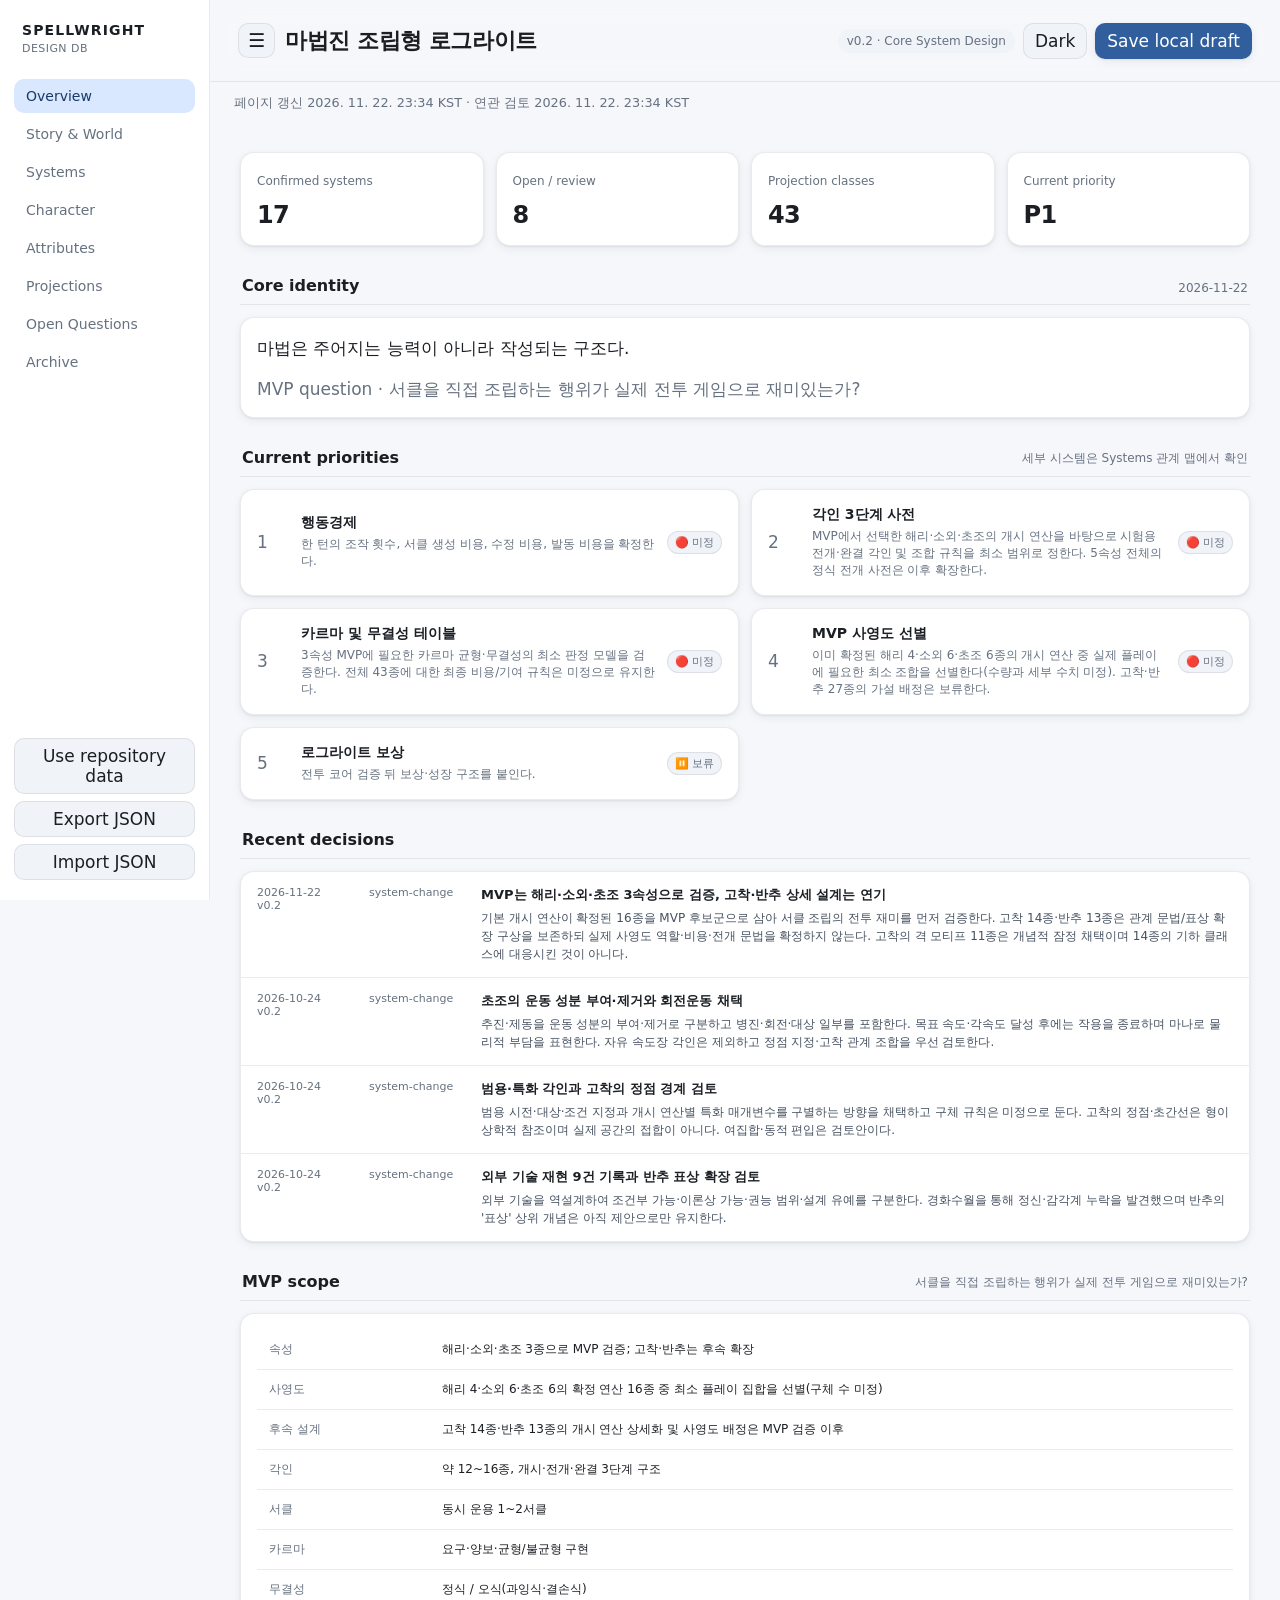
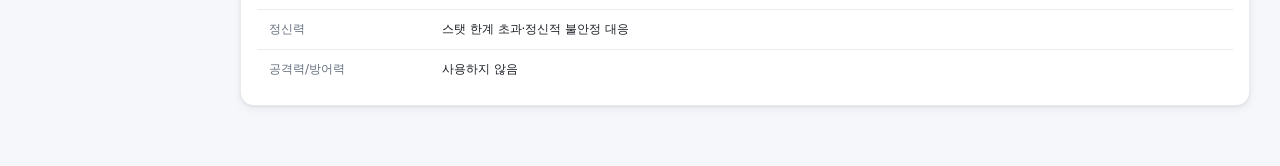
<file: docs/index.html>
<!doctype html>
<html lang="ko" data-theme="dark">
<head>
  <meta charset="UTF-8" />
  <meta name="viewport" content="width=device-width, initial-scale=1.0" />
  <meta name="description" content="Spellwright 로그라이트 프로젝트의 Live Design Dashboard" />
  <title>Spellwright — Design Dashboard</title>
  <link rel="canonical" href="https://hix4123.github.io/spellwright/" />
  <script>
    (() => {
      const saved = localStorage.getItem('spellwright-theme');
      const preferred = window.matchMedia('(prefers-color-scheme: light)').matches ? 'light' : 'dark';
      document.documentElement.setAttribute('data-theme', saved || preferred);

      const sidebarState = localStorage.getItem('spellwright-sidebar');
      document.documentElement.setAttribute('data-sidebar', sidebarState === 'collapsed' ? 'collapsed' : 'expanded');
    })();
  </script>
  <link rel="stylesheet" href="./styles.css?v=freshness-20261029-1" />
  <link rel="stylesheet" href="./projection-selector.css?v=audit-20261019-1" />
  <link rel="stylesheet" href="./projection-features.css?v=projection-tags-20260915-1" />
  <link rel="stylesheet" href="./projection-periodic-table.css?v=periodic-grouping-20261020-1" />
  <link rel="stylesheet" href="./projection-feature-guides.css?v=global-easing-20260930-1" />
  <link rel="stylesheet" href="./graph-layout.css?v=audit-20261019-1" />
  <style>
    html[data-sidebar="collapsed"] .app-shell {
      grid-template-columns: minmax(0, 1fr);
    }
    html[data-sidebar="collapsed"] .sidebar {
      display: none;
    }
    .topbar-heading {
      min-width: 0;
      display: flex;
      align-items: center;
      gap: 10px;
    }
    #sidebarToggle {
      flex: 0 0 auto;
      min-width: 34px;
      padding-inline: 9px;
      font-size: 18px;
      line-height: 1;
    }
    @media (max-width: 900px) {
      html[data-sidebar="collapsed"] .app-shell {
        grid-template-columns: 1fr;
      }
      #sidebarToggle {
        min-width: 44px;
        min-height: 44px;
      }
    }
  </style>
  <link rel="stylesheet" href="./typography-scale.css?v=audit-20261019-1" />
</head>
<body>
  <div class="app-shell">
    <aside class="sidebar" id="sidebar">
      <div class="brand">
        <strong>SPELLWRIGHT</strong>
        <span>DESIGN DB</span>
      </div>
      <nav id="nav"></nav>
      <div class="sidebar-footer">
        <button class="ghost" id="exportBtn">Export JSON</button>
        <label class="ghost file-label">Import JSON<input id="importInput" type="file" accept="application/json" /></label>
      </div>
    </aside>

    <main>
      <header class="topbar">
        <div class="topbar-heading">
          <button class="ghost" id="sidebarToggle" type="button" aria-controls="sidebar" aria-expanded="true" aria-label="사이드바 닫기" title="사이드바 닫기">☰</button>
          <h1 id="projectName"></h1>
        </div>
        <div class="topbar-actions">
          <span class="version-pill" id="version"></span>
          <button class="ghost" id="themeToggle" type="button">Theme</button>
          <button id="saveBtn">Save local draft</button>
        </div>
      </header>

      <div id="pageFreshness" aria-live="polite"></div>
      <section id="view"></section>
    </main>
  </div>

  <dialog id="editorDialog">
    <form method="dialog" id="editorForm">
      <div class="dialog-head">
        <div>
          <span class="detail-kicker">SYSTEM DETAILS</span>
          <h2 id="editorTitle"></h2>
        </div>
        <button class="icon-btn" value="cancel" aria-label="닫기">×</button>
      </div>

      <input type="hidden" id="editId" />

      <div class="editor-meta-grid">
        <label>상태<select id="editStatus"></select></label>
        <label>카테고리<input id="editCategory" /></label>
      </div>

      <label>미리보기 설명<textarea id="editDefinition" rows="3"></textarea></label>
      <label>상세 설명<textarea id="editDetails" rows="10"></textarea></label>

      <div id="editorExtra" class="editor-extra"></div>

      <label>마지막 변경 버전<input id="editVersion" /></label>

      <div class="dialog-actions">
        <button class="ghost" value="cancel">Cancel</button>
        <button type="submit" value="default" id="applyEdit">Apply</button>
      </div>
    </form>
  </dialog>

  <script type="module" src="./app.js?v=freshness-20261029-1"></script>
  <script type="module" src="./stat-tree-ui.js?v=ui-20260831-2"></script>
  <script>
    (() => {
      const button = document.getElementById('themeToggle');
      const getTheme = () => document.documentElement.getAttribute('data-theme') || 'dark';
      const updateLabel = () => {
        button.textContent = getTheme() === 'light' ? 'Dark' : 'Light';
      };
      button.addEventListener('click', () => {
        const next = getTheme() === 'light' ? 'dark' : 'light';
        document.documentElement.setAttribute('data-theme', next);
        localStorage.setItem('spellwright-theme', next);
        updateLabel();
      });
      updateLabel();
    })();

    (() => {
      const button = document.getElementById('sidebarToggle');
      const root = document.documentElement;
      const isCollapsed = () => root.getAttribute('data-sidebar') === 'collapsed';
      const updateButton = () => {
        const expanded = !isCollapsed();
        const label = expanded ? '사이드바 닫기' : '사이드바 열기';
        button.setAttribute('aria-expanded', String(expanded));
        button.setAttribute('aria-label', label);
        button.title = label;
      };

      button.addEventListener('click', () => {
        const next = isCollapsed() ? 'expanded' : 'collapsed';
        root.setAttribute('data-sidebar', next);
        localStorage.setItem('spellwright-sidebar', next);
        updateButton();
      });

      updateButton();
    })();
  </script>
</body>
</html>
</file>
<file: docs/styles.css>
:root {
  font-family: Inter, ui-sans-serif, system-ui, -apple-system, BlinkMacSystemFont, "Segoe UI", sans-serif;
  color-scheme: dark;
  --bg: #0f1115;
  --surface: #15181e;
  --surface-2: #1b1f26;
  --surface-3: #222730;
  --line: rgba(255, 255, 255, .08);
  --line-strong: rgba(255, 255, 255, .18);
  --muted: #929ba7;
  --text: #f1f3f5;
  --secondary: #c7cdd5;
  --primary: #a8c7fa;
  --on-primary: #0b2545;
  --primary-container: #243b5c;
  --on-primary-container: #d8e7ff;
  --hover: rgba(255, 255, 255, .055);
  --backdrop: rgba(0, 0, 0, .7);
  --shadow-1: 0 1px 2px rgba(0, 0, 0, .34), 0 2px 8px rgba(0, 0, 0, .16);
  --shadow-2: 0 4px 12px rgba(0, 0, 0, .28), 0 12px 32px rgba(0, 0, 0, .18);
}

:root[data-theme="light"] {
  color-scheme: light;
  --bg: #f6f7fb;
  --surface: #ffffff;
  --surface-2: #f0f3f8;
  --surface-3: #e8edf4;
  --line: rgba(24, 32, 44, .09);
  --line-strong: rgba(24, 32, 44, .2);
  --muted: #667180;
  --text: #1b1f24;
  --secondary: #465160;
  --primary: #315f9d;
  --on-primary: #ffffff;
  --primary-container: #d9e7ff;
  --on-primary-container: #183a67;
  --hover: rgba(35, 56, 82, .055);
  --backdrop: rgba(20, 27, 38, .32);
  --shadow-1: 0 1px 2px rgba(30, 41, 59, .08), 0 3px 10px rgba(30, 41, 59, .06);
  --shadow-2: 0 6px 18px rgba(30, 41, 59, .12), 0 18px 40px rgba(30, 41, 59, .08);
}

* { box-sizing: border-box; }
html { background: var(--bg); }
html { -webkit-text-size-adjust: 100%; }
body {
  margin: 0;
  min-height: 100vh;
  background: var(--bg);
  color: var(--text);
  -webkit-font-smoothing: antialiased;
}
button, input, textarea, select { font: inherit; }
button { cursor: pointer; }
h1, h2, h3, p { margin-top: 0; }

.app-shell {
  display: grid;
  grid-template-columns: 210px minmax(0, 1fr);
  min-height: 100vh;
}

.sidebar {
  position: sticky;
  top: 0;
  height: 100vh;
  padding: 20px 14px;
  border-right: 1px solid var(--line);
  display: flex;
  flex-direction: column;
  background: var(--surface);
}

.brand { margin: 2px 8px 24px; }
.brand strong {
  display: block;
  font-size: 13px;
  font-weight: 700;
  letter-spacing: .08em;
}
.brand span {
  display: block;
  margin-top: 4px;
  font-size: 10px;
  color: var(--muted);
  letter-spacing: .04em;
}

nav { display: grid; gap: 4px; }
.nav-btn {
  display: block;
  width: 100%;
  padding: 9px 12px;
  border: 0;
  border-radius: 10px;
  background: transparent;
  color: var(--muted);
  text-align: left;
  text-decoration: none;
  font-size: 13px;
  font-weight: 500;
  transition: background .14s ease, color .14s ease;
}
.nav-btn:hover {
  background: var(--hover);
  color: var(--text);
}
.nav-btn.active {
  background: var(--primary-container);
  color: var(--on-primary-container);
}

.sidebar-footer {
  margin-top: auto;
  display: grid;
  gap: 7px;
}
.file-label { display: block; text-align: center; }
.file-label input { display: none; }

main { min-width: 0; }
.topbar {
  min-height: 82px;
  padding: 18px 28px;
  border-bottom: 1px solid var(--line);
  display: flex;
  align-items: center;
  justify-content: space-between;
  gap: 20px;
  background: color-mix(in srgb, var(--bg) 88%, transparent);
  backdrop-filter: blur(14px);
}
.topbar h1 {
  margin: 0;
  font-size: 21px;
  font-weight: 650;
  letter-spacing: -.02em;
}
.topbar-actions { display: flex; align-items: center; gap: 8px; }
.version-pill {
  padding: 5px 9px;
  border-radius: 999px;
  background: var(--surface-2);
  color: var(--muted);
  font-size: 11px;
}

button, .ghost, .file-label {
  min-height: 34px;
  padding: 7px 11px;
  border: 1px solid var(--line);
  border-radius: 10px;
  background: var(--surface-2);
  color: var(--text);
  font-weight: 500;
  transition: background .14s ease, border-color .14s ease, box-shadow .14s ease, transform .14s ease;
}
button:hover, .ghost:hover, .file-label:hover {
  border-color: var(--line-strong);
  background: var(--surface-3);
}
button:active, .ghost:active, .file-label:active { transform: translateY(1px); }
#saveBtn {
  border-color: transparent;
  background: var(--primary);
  color: var(--on-primary);
  box-shadow: var(--shadow-1);
}
#saveBtn:hover { background: color-mix(in srgb, var(--primary) 90%, white 10%); }

#view { padding: 28px 30px 60px; }
.grid { display: grid; gap: 12px; }
.grid.cols-4 { grid-template-columns: repeat(4, minmax(0, 1fr)); }
.grid.cols-3 { grid-template-columns: repeat(3, minmax(0, 1fr)); }
.grid.cols-2 { grid-template-columns: repeat(2, minmax(0, 1fr)); }

.card {
  padding: 16px;
  border: 1px solid var(--line);
  border-radius: 14px;
  background: var(--surface);
  box-shadow: var(--shadow-1);
}
.metric { min-height: 90px; }
.metric span { font-size: 11px; color: var(--muted); }
.metric strong {
  display: block;
  margin-top: 12px;
  font-size: 23px;
  font-weight: 600;
  letter-spacing: -.025em;
}

.section-head {
  display: flex;
  align-items: end;
  justify-content: space-between;
  gap: 16px;
  margin: 30px 0 12px;
  padding: 0 2px 9px;
  border-bottom: 1px solid var(--line);
}
.section-head h2 { margin: 0; font-size: 15px; font-weight: 650; }
.section-head p { margin: 0; font-size: 11px; color: var(--muted); }
.core-statement { margin: 0; font-size: 16px; line-height: 1.65; }
.muted { color: var(--muted); }
.world-act-grid, .world-pair-grid { display: grid; gap: 12px; }
.world-act-grid { grid-template-columns: repeat(2, minmax(0, 1fr)); margin-top: 12px; }
.world-pair-grid { grid-template-columns: repeat(3, minmax(0, 1fr)); }
.world-kicker { display: block; color: var(--muted); font-size: 11px; margin-bottom: 8px; }
.world-principle p { margin: 0; font-size: 13px; line-height: 1.8; }
.world-principle h3 { font-size: 15px; margin-bottom: 10px; }
.world-pair-diagram { display: block; width: 100%; height: auto; margin-top: 22px; color: var(--primary); fill: none; stroke: currentColor; stroke-width: 2; }
.world-point { fill: currentColor; }
.world-diagram-arrow { color: var(--muted); }
.world-diagram-label { margin: 0 0 16px; text-align: center; font-size: 12px; color: var(--muted); }
@media (max-width: 1050px) {
  .world-pair-grid { grid-template-columns: 1fr; }
  .world-pair-diagram { max-width: 360px; margin-inline: auto; }
}
@media (max-width: 600px) { .world-act-grid { grid-template-columns: 1fr; } }
.attribute-background { display: grid; gap: 12px; }
.attribute-background p { margin: 0; color: var(--secondary); font-size: 12px; line-height: 1.7; }
.attribute-background .core-statement { color: var(--text); font-size: 16px; }
.toolbar { display: flex; gap: 8px; flex-wrap: wrap; margin-bottom: 12px; }
.toolbar input, .toolbar select,
#editorForm input, #editorForm textarea, #editorForm select {
  min-width: 180px;
  padding: 9px 11px;
  border: 1px solid var(--line);
  border-radius: 10px;
  background: var(--surface-2);
  color: var(--text);
  outline: none;
  transition: border-color .14s ease, box-shadow .14s ease, background .14s ease;
}
.toolbar input:focus, .toolbar select:focus,
#editorForm input:focus, #editorForm textarea:focus, #editorForm select:focus {
  border-color: color-mix(in srgb, var(--primary) 70%, var(--line));
  background: var(--surface);
  box-shadow: 0 0 0 3px color-mix(in srgb, var(--primary) 16%, transparent);
}

.system-grid {
  display: grid;
  grid-template-columns: repeat(auto-fill, minmax(260px, 1fr));
  gap: 10px;
}
.system-card[data-id] {
  cursor: pointer;
  transition: border-color .14s ease, box-shadow .14s ease, transform .14s ease;
}
.system-card[data-id]:hover {
  border-color: var(--line-strong);
  box-shadow: var(--shadow-2);
  transform: translateY(-1px);
}
.system-card h3 { margin: 12px 0 7px; font-size: 14px; font-weight: 650; }
.system-card p { margin-bottom: 12px; font-size: 12px; line-height: 1.6; color: var(--secondary); }
.meta { display: flex; flex-wrap: wrap; gap: 7px; color: var(--muted); font-size: 10px; }

.status {
  display: inline-flex;
  align-items: center;
  min-height: 22px;
  padding: 3px 7px;
  border: 1px solid var(--line);
  border-radius: 999px;
  background: var(--surface-2);
  color: var(--muted);
  font-size: 10px;
}
.status.rejected { text-decoration: line-through; }

.priority {
  display: grid;
  grid-template-columns: 34px 1fr auto;
  gap: 10px;
  align-items: center;
}
.rank { font-size: 16px; color: var(--muted); }
.priority h3 { margin: 0; font-size: 13px; }
.priority p { margin: 4px 0 0; font-size: 11px; color: var(--muted); }

.timeline {
  display: grid;
  gap: 0;
  padding: 0;
  overflow: hidden;
}
.decision {
  display: grid;
  grid-template-columns: 100px 100px 1fr;
  gap: 12px;
  padding: 14px 16px;
  border-bottom: 1px solid var(--line);
  align-items: start;
}
.decision:last-child { border-bottom: 0; }
.decision .date, .decision .type { font-size: 10px; color: var(--muted); }
.decision h3 { margin: 0 0 5px; font-size: 12px; font-weight: 650; }
.decision p { margin: 0; color: var(--secondary); font-size: 11px; line-height: 1.5; }

.table { width: 100%; border-collapse: collapse; }
.table th, .table td {
  padding: 11px 12px;
  border-bottom: 1px solid var(--line);
  text-align: left;
  font-size: 11px;
}
.table th { color: var(--muted); font-weight: 500; }
.table tr:last-child th, .table tr:last-child td { border-bottom: 0; }

.question-list {
  overflow: hidden;
  border: 1px solid var(--line);
  border-radius: 14px;
  background: var(--surface);
  box-shadow: var(--shadow-1);
}
.question {
  padding: 11px 14px;
  border-bottom: 1px solid var(--line);
  background: transparent;
  font-size: 12px;
}
.question:last-child { border-bottom: 0; }

dialog {
  width: min(720px, calc(100vw - 28px));
  max-height: calc(100vh - 28px);
  padding: 0;
  border: 1px solid var(--line);
  border-radius: 20px;
  background: var(--surface);
  color: var(--text);
  box-shadow: var(--shadow-2);
  overflow: hidden;
}
dialog::backdrop { background: var(--backdrop); backdrop-filter: blur(3px); }
#editorForm { padding: 20px; }
.dialog-head {
  display: flex;
  justify-content: space-between;
  gap: 20px;
  padding-bottom: 15px;
  border-bottom: 1px solid var(--line);
}
.dialog-head h2 { margin: 4px 0 0; font-size: 19px; letter-spacing: -.02em; }
.detail-kicker {
  display: block;
  color: var(--muted);
  font-size: 9px;
  font-weight: 650;
  letter-spacing: .12em;
}
.icon-btn {
  min-width: 34px;
  padding: 0;
  border: 0;
  border-radius: 999px;
  background: transparent;
  font-size: 20px;
  color: var(--muted);
}
.icon-btn:hover { background: var(--hover); }
#editorForm label {
  display: grid;
  gap: 6px;
  margin: 12px 0;
  font-size: 11px;
  color: var(--muted);
}
#editorForm input, #editorForm textarea, #editorForm select {
  width: 100%;
  min-width: 0;
  resize: vertical;
}
.editor-meta-grid {
  display: grid;
  grid-template-columns: 1fr 1fr;
  gap: 10px;
}
.editor-extra {
  margin: 16px 0;
  border-top: 1px solid var(--line);
}
.detail-block {
  padding: 13px 0;
  border-bottom: 1px solid var(--line);
}
.detail-block h3 {
  margin: 0 0 10px;
  font-size: 11px;
  font-weight: 650;
}
.detail-row {
  display: grid;
  grid-template-columns: 100px 1fr;
  gap: 12px;
  padding: 5px 0;
  font-size: 11px;
}
.detail-row span { color: var(--muted); }
.detail-row strong { font-weight: 450; }
.detail-sense {
  padding: 9px 0;
  border-top: 1px solid var(--line);
}
.detail-sense:first-of-type { border-top: 0; }
.detail-sense strong {
  display: block;
  font-size: 11px;
  font-weight: 650;
}
.detail-sense p {
  margin: 4px 0 0;
  color: var(--secondary);
  font-size: 11px;
  line-height: 1.55;
}
.dialog-actions { display: flex; justify-content: flex-end; gap: 8px; margin-top: 18px; }

.toast {
  position: fixed;
  right: 18px;
  bottom: 18px;
  padding: 10px 13px;
  border: 1px solid var(--line);
  border-radius: 12px;
  background: var(--surface-3);
  color: var(--text);
  box-shadow: var(--shadow-2);
  font-size: 11px;
}

@media (max-width: 900px) {
  .app-shell { grid-template-columns: 1fr; }
  .sidebar {
    position: relative;
    height: auto;
    padding: 12px;
    border-right: 0;
    border-bottom: 1px solid var(--line);
  }
  .brand { margin: 0 0 10px; }
  nav {
    display: flex;
    gap: 6px;
    margin: 0 -12px;
    padding: 0 12px 8px;
    overflow-x: auto;
    scrollbar-width: none;
  }
  nav::-webkit-scrollbar,
  .sidebar-footer::-webkit-scrollbar { display: none; }
  .nav-btn {
    flex: 0 0 auto;
    width: auto;
    min-height: 44px;
    padding: 10px 12px;
    text-align: center;
    font-size: 12px;
    white-space: nowrap;
  }
  .sidebar-footer {
    display: flex;
    gap: 6px;
    margin: 0 -12px;
    padding: 0 12px;
    overflow-x: auto;
    scrollbar-width: none;
  }
  .sidebar-footer > * { flex: 0 0 auto; min-height: 44px; }
  .topbar {
    min-height: 0;
    padding: 16px 12px;
    align-items: stretch;
    flex-direction: column;
    gap: 12px;
  }
  .topbar h1 { font-size: 19px; }
  .topbar-actions {
    display: grid;
    grid-template-columns: repeat(2, minmax(0, 1fr));
    width: 100%;
  }
  .topbar-actions .version-pill { grid-column: 1 / -1; justify-self: start; }
  .topbar-actions button { min-height: 44px; }
  #view { padding: 18px 12px 44px; }
  .grid.cols-4, .grid.cols-3, .grid.cols-2 { grid-template-columns: 1fr; }
  .system-grid { grid-template-columns: 1fr; }
  .card { min-width: 0; padding: 14px; overflow-wrap: anywhere; }
  .section-head { align-items: flex-start; flex-direction: column; gap: 4px; margin-top: 24px; }
  .toolbar { display: grid; grid-template-columns: 1fr; }
  .toolbar input, .toolbar select { width: 100%; min-width: 0; min-height: 44px; }
  .table {
    display: block;
    max-width: 100%;
    overflow-x: auto;
    white-space: nowrap;
    -webkit-overflow-scrolling: touch;
  }
  .decision { grid-template-columns: 1fr; gap: 4px; }
  .priority { grid-template-columns: 28px 1fr; }
  .priority > .status { grid-column: 2; }
  .editor-meta-grid { grid-template-columns: 1fr; gap: 0; }
  .detail-row { grid-template-columns: 1fr; gap: 2px; }
  dialog {
    width: calc(100vw - 16px);
    max-height: calc(100vh - 16px);
    max-height: calc(100dvh - 16px);
    border-radius: 14px;
    overflow-y: auto;
  }
  #editorForm { padding: 16px; }
  .dialog-actions button { min-height: 44px; }
  .toast {
    right: 12px;
    bottom: 12px;
    left: 12px;
    text-align: center;
  }
}
.theory-grid { display:grid; grid-template-columns:repeat(2,minmax(0,1fr)); gap:10px; }
.theory-card { min-width:0; }
.theory-card h3 { margin:0 0 7px; font-size:12px; }
.theory-card p { margin:0; color:var(--secondary); font-size:11px; line-height:1.6; }
.theory-card .theory-note { margin-top:7px; color:var(--muted); font-size:10px; }
@media (max-width:900px) { .theory-grid { grid-template-columns:1fr; } }

.world-steps { display: grid; grid-template-columns: repeat(2, minmax(0, 1fr)); gap: 12px; list-style: none; padding: 0; margin: 0; counter-reset: none; }
.world-step { display: flex; align-items: flex-start; gap: 14px; }
.world-step-number { display: grid; place-items: center; flex: 0 0 30px; height: 30px; border-radius: 50%; color: var(--primary); border: 1px solid var(--primary); font-weight: 700; }
.world-step h3 { margin: 0 0 10px; font-size: 15px; line-height: 1.6; }
.world-step p { margin: 0; font-size: 13px; line-height: 1.8; }
.world-loop { margin: 0; }
.world-loop svg { display: block; width: 100%; max-width: 620px; margin: auto; color: var(--primary); overflow: visible; }
.world-loop rect { fill: var(--surface); stroke: currentColor; }
.world-loop text { fill: var(--text); text-anchor: middle; font-size: 14px; }
.world-loop .world-loop-center { fill: var(--muted); font-size: 12px; }
.world-loop-arrows { fill: none; stroke: currentColor; stroke-width: 2; }
.world-loop figcaption { font-size: 12px; line-height: 1.7; margin-top: 12px; }
@media (max-width: 650px) { .world-steps { grid-template-columns: 1fr; } .world-step { gap: 10px; } }

/* Story reference: one reading order, linked detail pages. */
.story-nav { display: flex; flex-wrap: wrap; gap: 8px; margin: 16px 0 28px; }
.story-nav a, .story-related a { color: var(--primary); text-decoration: none; border: 1px solid var(--line-strong); border-radius: 20px; padding: 9px 15px; font-size: 13px; }
.story-nav a[aria-current] { background: var(--primary-container); color: var(--on-primary-container); border-color: var(--primary); }
.story-nav a:hover, .story-related a:hover { background: var(--hover); }
.story-related { display: flex; flex-wrap: wrap; gap: 8px; position: relative; margin: 20px 0 0; padding-left: 16px; border-left: 2px solid var(--line-strong); }
.story-related a { padding: 6px 10px; font-size: 12px; }
.story-nav :focus-visible { outline: 2px solid var(--primary); outline-offset: 4px; }
@media (max-width: 600px) {
  .story-nav a { padding: 8px 12px; }
  .story-related { padding-left: 8px; }
}


/* Shared cross-time diagram: world chronology along x, personal routes by color. */
.story-flow-map { --story-kai: #79aef1; --story-ur: #e0b474; --story-heroine: #c5a1ef; --story-join: #84bcb0; margin: 14px 0 34px; }
html[data-theme="light"] .story-flow-map { --story-kai: #316cb7; --story-ur: #936118; --story-heroine: #7958b0; --story-join: #337668; }
.story-flow-order { display: flex; flex-wrap: wrap; align-items: center; gap: 10px; margin: 14px 0 12px; color: var(--muted); font-size: 12px; }
.story-flow-order strong { color: var(--text); margin-right: 8px; }
.story-flow-order a { padding: 7px 12px; border: 1px solid var(--line); background: var(--surface); border-radius: 999px; color: var(--text); text-decoration: none; }
.story-flow-order a:hover { border-color: var(--primary); }
.story-flow-order-tip { margin-left: auto; font-size: 11px; }
.story-flow-key { display: flex; flex-wrap: wrap; align-items: center; gap: 9px 16px; padding: 12px 16px; border: 1px solid var(--line); border-bottom: 0; border-radius: 14px 14px 0 0; background: var(--surface); }
.story-flow-key-item { display: inline-flex; gap: 7px; align-items: center; font-size: 12px; color: var(--secondary); white-space: nowrap; }
.story-flow-key-item::before { content: ''; display: inline-block; flex: none; width: 21px; height: 0; border-top: 3px solid var(--line-strong); border-radius: 2px; }
.story-flow-key-item.kai::before { border-color: var(--story-kai); }
.story-flow-key-item.ur::before { border-color: var(--story-ur); }
.story-flow-key-item.heroine::before { border-color: var(--story-heroine); }
.story-flow-key-item.jump::before { border-color: var(--primary); border-top-style: dashed; }
.story-flow-key-item.join::before { border-color: var(--story-join); border-top-width: 2px; }
.story-flow-scroll { max-width: 100%; overflow-x: auto; overflow-y: hidden; overscroll-behavior-x: contain; border: 1px solid var(--line); border-radius: 0 0 14px 14px; background: var(--surface-2); scrollbar-width: thin; -webkit-overflow-scrolling: touch; }
.story-flow-svg { display: block; min-width: 3200px; width: 100%; height: auto; }
.story-flow-era rect { fill: var(--surface-2); stroke: var(--line); stroke-width: 1; }
.story-flow-era rect.alternate { fill: var(--surface-3); }
.story-flow-era text { font-size: 17px; font-weight: 680; fill: var(--text); text-anchor: middle; }
.story-flow-era .story-flow-era-sub { font-size: 11px; font-weight: 400; fill: var(--muted); }
.story-flow-axis line { stroke-width: 1.4; stroke-dasharray: 3 6; }
.story-flow-axis--kai line { stroke: var(--story-kai); opacity: .25; }
.story-flow-axis--ur line { stroke: var(--story-ur); opacity: .25; }
.story-flow-axis--heroine line { stroke: var(--story-heroine); opacity: .25; }
.story-flow-axis text { fill: var(--text); font-size: 17px; font-weight: 750; }
.story-flow-axis .story-flow-lane-sub { font-size: 11px; fill: var(--muted); font-weight: 450; }
.story-flow-axis-note { font-size: 11px; fill: var(--muted); text-anchor: end; }
.story-flow-axis-note:last-child { text-anchor: start; }
.story-flow-edge path { fill: none; stroke-width: 3.1; stroke-linecap: round; stroke-linejoin: round; }
.story-flow-edge--kai path { stroke: var(--story-kai); }
.story-flow-edge--ur path { stroke: var(--story-ur); }
.story-flow-edge--heroine path { stroke: var(--story-heroine); }
.story-flow-edge--join path { stroke: var(--story-join); stroke-width: 2.2; opacity: .86; }
.story-flow-edge--jump path { stroke-dasharray: 10 6; stroke-width: 3.3; }
.story-flow-edge--uncertain path { stroke-dasharray: 3 8; opacity: .8; }
.story-flow-edge text { font-size: 12px; font-weight: 580; fill: var(--secondary); text-anchor: middle; paint-order: stroke; stroke: var(--surface-2); stroke-width: 5px; stroke-linejoin: round; }
.story-flow-marker-kai { fill: var(--story-kai); }
.story-flow-marker-ur { fill: var(--story-ur); }
.story-flow-marker-heroine { fill: var(--story-heroine); }
.story-flow-marker-join { fill: var(--story-join); }
.story-flow-node { cursor: pointer; outline: none; }
.story-flow-node rect { fill: var(--surface); stroke-width: 2.2; }
.story-flow-node--kai rect { stroke: var(--story-kai); }
.story-flow-node--ur rect { stroke: var(--story-ur); }
.story-flow-node--heroine rect { stroke: var(--story-heroine); }
.story-flow-node-title { font-size: 13.5px; font-weight: 700; fill: var(--text); text-anchor: middle; pointer-events: none; }
.story-flow-node-era { font-size: 10.5px; fill: var(--muted); text-anchor: middle; pointer-events: none; }
.story-flow-node:hover rect, .story-flow-node:focus-visible rect { stroke-width: 4; }
.story-flow-node:focus-visible rect { stroke-dasharray: 6 3; }
.story-flow-disclaimer { margin: 12px 3px 8px; color: var(--muted); font-size: 12px; line-height: 1.75; }
.story-flow-disclaimer strong { color: var(--secondary); }
@media (max-width: 600px) {
  .story-flow-order-tip { flex-basis: 100%; margin-left: 0; }
  .story-flow-key { gap: 8px 12px; padding: 10px 12px; }
  .story-flow-key-item { font-size: 11px; }
}

/* Consolidated questions and canonical stat definitions */
.question-group { margin: 10px 0; }
.question-group summary { cursor: pointer; font-weight: 650; }
.question-group li { margin: 10px 0; line-height: 1.6; }
#editDefinition[readonly], #editDetails[readonly] { opacity: .78; cursor: not-allowed; }

/* Topic documents: a compact index and one readable article at a time. */
.wiki-search { display: grid; gap: 8px; margin: 24px 0 12px; max-width: 520px; }
.wiki-search input { width: 100%; padding: 12px; border: 1px solid var(--line-strong); border-radius: 8px; background: var(--surface); color: var(--text); }
.wiki-index { display: grid; grid-template-columns: repeat(auto-fit, minmax(min(100%, 320px), 1fr)); gap: 24px; align-items: start; }
.wiki-category h2 { font-size: 18px; margin-bottom: 12px; }
.wiki-document-list { border: 1px solid var(--line-strong); border-radius: 12px; overflow: hidden; background: var(--surface); }
.wiki-document { display: grid; gap: 6px; padding: 14px 16px; text-decoration: none; border-bottom: 1px solid var(--line); color: var(--text); }
.wiki-document:last-child { border-bottom: 0; }
.wiki-document:hover { background: var(--hover); }
.wiki-document strong { color: var(--primary); }
.wiki-document span { color: var(--muted); font-size: 13px; line-height: 1.6; }
.wiki-document[hidden], .wiki-category[hidden] { display: none; }
.wiki-intro { margin-top: 16px; }
.wiki-intro summary { cursor: pointer; font-weight: 600; }
.wiki-intro > p { margin-top: 16px; line-height: 1.9; }
.wiki-article { max-width: 960px; margin: 24px auto; overflow-wrap: anywhere; }
.wiki-heading { border-bottom: 1px solid var(--line-strong); padding-bottom: 16px; }
.wiki-heading > h2 { font-size: clamp(26px, 4vw, 36px); margin-bottom: 12px; }
.wiki-article a, .wiki-intro a { color: var(--primary); text-underline-offset: 3px; }
.wiki-term { text-decoration: underline; text-decoration-color: var(--line-strong); }
.wiki-term:hover { text-decoration-color: currentColor; }
.wiki-toc { background: var(--surface); padding: 16px 20px; border: 1px solid var(--line-strong); border-radius: 10px; margin: 20px 0 28px; }
.wiki-toc ol { margin-bottom: 0; padding-left: 22px; }
.wiki-toc li, .wiki-event-index li { padding: 5px 0; line-height: 1.6; }
.wiki-section { margin: 32px 0; scroll-margin-top: 24px; }
.wiki-section > h2 { font-size: 22px; border-bottom: 1px solid var(--line-strong); padding-bottom: 10px; }
.wiki-entry { margin: 22px 0; }
.wiki-entry h3 { font-size: 16px; margin-bottom: 8px; }
.wiki-entry p { white-space: pre-line; line-height: 1.95; color: var(--secondary); max-width: 80ch; }
.wiki-entry .wiki-status { font-size: 12px; color: var(--muted); margin-bottom: 6px; }
.wiki-article .world-act-grid, .wiki-article .world-pair-grid { grid-template-columns: repeat(auto-fit, minmax(min(100%, 260px), 1fr)); }
.wiki-article :focus-visible, .wiki-document:focus-visible, .wiki-search input:focus-visible { outline: 2px solid var(--primary); outline-offset: 3px; }
@media (max-width: 600px) {
  .wiki-article { margin-top: 16px; }
  .wiki-toc { padding: 14px; }
  .wiki-section { margin: 26px 0; }
}

/* Attributes glossary: compact comparison index and one entry at a time. */
.attribute-index-intro { color: var(--secondary); font-size: 13px; line-height: 1.75; margin: 14px 0 20px; }
.attribute-index-labels, .attribute-index-entry {
  display: grid;
  grid-template-columns: minmax(150px, 1.2fr) minmax(150px, 1.1fr) minmax(180px, 1.7fr);
  align-items: center;
  gap: 16px;
}
.attribute-index-labels { padding: 0 18px 10px; font-size: 11px; color: var(--muted); }
.attribute-index-list { padding: 0; margin: 0; list-style: none; border: 1px solid var(--line-strong); border-radius: 12px; overflow: hidden; background: var(--surface); }
.attribute-index-entry {
  min-height: 77px;
  padding: 14px 18px;
  border-bottom: 1px solid var(--line);
  color: var(--text);
  text-decoration: none;
}
.attribute-index-list li:last-child .attribute-index-entry { border-bottom: 0; }
.attribute-index-entry:hover { background: var(--hover); }
.attribute-index-entry:focus-visible, .attribute-rule-entry:focus-visible, .attribute-article a:focus-visible,
.attribute-breadcrumb a:focus-visible, .attribute-term-nav a:focus-visible {
  outline: 2px solid var(--primary);
  outline-offset: 2px;
}
.attribute-index-title strong { display: block; color: var(--primary); font-size: 16px; margin-bottom: 4px; }
.attribute-index-title small, .attribute-index-motto small { display: block; font-size: 11px; color: var(--muted); line-height: 1.5; }
.attribute-index-motto, .attribute-index-summary { font-size: 13px; line-height: 1.6; }
.attribute-index-summary { display: flex; justify-content: space-between; gap: 8px; align-items: center; }
.attribute-index-arrow { color: var(--muted); font-size: 15px; }
.attribute-rule-entry { display: grid; grid-template-columns: minmax(140px, 1fr) 3fr auto; align-items: center; gap: 15px;
  padding: 16px 18px; border: 1px solid var(--line-strong); border-radius: 12px; background: var(--surface); color: var(--text); text-decoration: none; }
.attribute-rule-entry strong { color: var(--primary); }
.attribute-rule-entry span { color: var(--secondary); font-size: 12px; line-height: 1.65; }
.attribute-rule-entry:hover { background: var(--hover); }
.attribute-index-footer { font-size: 12px; line-height: 1.75; margin-top: 16px; }
.attribute-index-footer a { color: var(--primary); }
.attribute-breadcrumb { margin: 16px 0 16px; font-size: 12px; color: var(--muted); }
.attribute-breadcrumb a { color: var(--primary); }
.attribute-breadcrumb span { padding-inline: 5px; }
.attribute-term-nav { display: flex; flex-wrap: wrap; gap: 5px; margin: 0 0 22px; }
.attribute-term-nav a { min-height: 35px; padding: 8px 11px; border: 1px solid var(--line);
  border-radius: 8px; color: var(--secondary); text-decoration: none; font-size: 12px; }
.attribute-term-nav a:hover { background: var(--hover); color: var(--text); }
.attribute-term-nav a[aria-current="page"] { border-color: var(--primary); color: var(--on-primary-container); background: var(--primary-container); }
.attribute-article { max-width: 890px; margin: 0; }
.attribute-article-head { padding: 10px 0 14px; border-bottom: 1px solid var(--line-strong); }
.attribute-article-head h2 { font-size: 28px; letter-spacing: -.02em; margin-bottom: 8px; }
.attribute-article-head p { font-size: 12px; margin: 0; }
.attribute-article-toc { display: flex; flex-wrap: wrap; gap: 6px 16px; padding: 13px 0;
  border-bottom: 1px solid var(--line); }
.attribute-article-toc a { font-size: 12px; color: var(--primary); text-decoration: none; }
.attribute-article a { color: var(--primary); text-underline-offset: 3px; }
.attribute-article-section { padding: 20px 0; border-bottom: 1px solid var(--line); scroll-margin-top: 20px; }
.attribute-article-section:last-child { border-bottom: 0; }
.attribute-article-section > h3 { font-size: 16px; margin-bottom: 12px; }
.attribute-article-section h3 small { font-size: 11px; color: var(--muted); font-weight: 500; margin-left: 6px; }
.attribute-article-section p, .attribute-article-section li { color: var(--secondary); font-size: 13px; line-height: 1.85; }
.attribute-article-section p { margin: 0 0 10px; }
.attribute-facts { display: flex; flex-wrap: wrap; gap: 10px; margin: 10px 0 12px; }
.attribute-facts div { display: flex; gap: 9px; align-items: baseline; min-width: 180px; }
.attribute-facts dt { color: var(--muted); font-size: 12px; }
.attribute-facts dd { margin: 0; color: var(--text); font-size: 13px; font-weight: 600; }
.attribute-compact-list { margin: 0; padding-left: 20px; }
.attribute-compact-list li + li { margin-top: 4px; }
.attribute-action-pair { display: grid; grid-template-columns: repeat(2, minmax(0, 1fr)); gap: 12px; }
.attribute-action-pair > div { padding: 13px 15px; border: 1px solid var(--line); border-radius: 10px; background: var(--surface); }
.attribute-action-pair strong { display: block; margin-bottom: 5px; font-size: 12px; color: var(--text); }
.attribute-action-pair p { margin: 0; }
.attribute-article-section .attribute-see-also { margin-top: 15px; font-size: 12px; color: var(--muted); }
.attribute-order { display: flex; gap: 0; flex-wrap: wrap; margin: 12px 0 16px; padding: 0; list-style: none; }
.attribute-order li { padding: 7px 9px; border: 1px solid var(--line); font-size: 12px; background: var(--surface); }
.attribute-order li:first-child { border-radius: 8px 0 0 8px; }
.attribute-order li:last-child { border-radius: 0 8px 8px 0; }
.attribute-order li + li { border-left: 0; }
@media (max-width: 760px) {
  .attribute-index-labels { display: none; }
  .attribute-index-entry { grid-template-columns: minmax(98px, .7fr) minmax(0, 1.3fr); gap: 10px; padding: 13px; }
  .attribute-index-summary { grid-column: 2; }
  .attribute-index-motto { align-self: end; }
  .attribute-rule-entry { grid-template-columns: 1fr auto; }
  .attribute-rule-entry span:nth-child(2) { grid-column: 1; grid-row: 2; }
  .attribute-rule-entry span:last-child { grid-column: 2; grid-row: 1 / 3; }
  .attribute-action-pair { grid-template-columns: 1fr; }
}
@media (max-width: 400px) {
  .attribute-index-entry { grid-template-columns: 1fr; gap: 4px; }
  .attribute-index-summary { grid-column: 1; margin-top: 6px; }
  .attribute-article-head h2 { font-size: 24px; }
}
/* The finalized Haeri operators belong to one term article, not four repeated cards. */
.attribute-quadrant-scroll { max-width: 100%; overflow-x: auto; border: 1px solid var(--line-strong); border-radius: 10px; margin: 14px 0; }
.attribute-quadrant { border-collapse: collapse; width: 100%; min-width: 530px; table-layout: fixed; background: var(--surface); }
.attribute-quadrant th, .attribute-quadrant td { padding: 13px 14px; border-bottom: 1px solid var(--line); border-right: 1px solid var(--line); text-align: left; vertical-align: top; }
.attribute-quadrant tr:last-child th, .attribute-quadrant tr:last-child td { border-bottom: 0; }
.attribute-quadrant th:last-child, .attribute-quadrant td:last-child { border-right: 0; }
.attribute-quadrant thead th { background: var(--surface-2); color: var(--muted); font-size: 12px; font-weight: 650; }
.attribute-quadrant tbody th { width: 19%; color: var(--text); font-size: 13px; font-weight: 650; }
.attribute-quadrant td strong { display: block; color: var(--text); font-size: 14px; }
.attribute-quadrant td small { display: block; color: var(--muted); font-size: 11px; margin: 4px 0 8px; }
.attribute-quadrant td p { margin: 0; color: var(--secondary); font-size: 12px; line-height: 1.65; }
.attribute-quadrant-note { font-size: 12px; }
/* The six Soeoe roots use the same responsive term-document table as Haeri. */
.attribute-root-table tbody th { width: 27%; overflow-wrap: anywhere; }
.attribute-root-table tbody th small { display: block; margin-top: 6px; font-size: 11px; font-weight: 400; line-height: 1.5; color: var(--muted); }
.attribute-root-table td { overflow-wrap: anywhere; }
.attribute-root-table td p { line-height: 1.6; }

/* Story episode rail; detailed episode text stays in dedicated wiki documents. */
.wiki-episode-timeline{list-style:none;padding:0 0 0 1.15rem;margin:1.2rem 0 1.7rem;border-left:2px solid var(--line);display:grid;gap:.7rem}
.wiki-episode-timeline li{position:relative;min-width:0}
.wiki-episode-timeline li::before{content:'';position:absolute;left:calc(-1.15rem - .34rem);top:1rem;width:.55rem;height:.55rem;border-radius:50%;background:var(--text);box-shadow:0 0 0 3px var(--surface)}
.wiki-episode-timeline a{display:flex;gap:.9rem;align-items:flex-start;padding:.8rem .9rem;background:var(--surface-2);border:1px solid var(--line);border-radius:.7rem;color:var(--text);text-decoration:none}
.wiki-episode-timeline a:hover,.wiki-episode-timeline a:focus-visible{border-color:var(--text);outline-offset:2px}
.wiki-episode-number{min-width:1.5rem;color:var(--muted);font-size:.8rem;font-variant-numeric:tabular-nums}
.wiki-episode-timeline a span:last-child{display:grid;gap:.25rem;min-width:0}
.wiki-episode-timeline strong{font-size:.95rem;line-height:1.4}
.wiki-episode-timeline small{font-size:.82rem;color:var(--muted);line-height:1.45}

/* Only chronology uses the full available dashboard width; other wiki articles stay at 960px. */
.wiki-article--chronology { max-width: none; width: 100%; min-width: 0; }
.wiki-article--chronology > .wiki-heading,
.wiki-article--chronology > .wiki-toc,
.wiki-article--chronology > .wiki-section,
.wiki-article--chronology > footer { max-width: 960px; margin-left: auto; margin-right: auto; }
.wiki-article--chronology > .story-flow-map { width: 100%; min-width: 0; max-width: none; }

.page-freshness { margin: 10px 24px; font-size: .8rem; color: var(--muted); line-height: 1.7; overflow-wrap: anywhere; }
</file>
<file: docs/projection-selector.css>
:root {
  --projection-stage-bg: #111317;
}

:root[data-theme="light"] {
  --projection-stage-bg: #fbfbfa;
}

.projection-selector {
  display: grid;
  grid-template-columns: 238px minmax(0, 1fr);
  gap: 14px;
  align-items: start;
}

.projection-selector-panel, .projection-selector-content { min-width: 0; }
.projection-selector-panel { padding: 18px 12px; }
.projection-selector-panel h3 { margin: 5px 0 16px; font-size: 16px; }
.projection-selector .projection-selector-content { padding: 0; overflow: hidden; }

.projection-category-heading,
.projection-filter-label {
  display: block;
  margin: 15px 0 6px;
  color: var(--muted);
  font-size: 11px;
}
.projection-category-heading { margin-bottom: 8px; }
.projection-filter-grid {
  position: relative;
  display: grid;
  grid-template-columns: repeat(auto-fit, minmax(96px, 1fr));
  gap: 7px;
  align-items: end;
}
.projection-filter-grid label {
  min-width: 0;
  display: grid;
  grid-template-rows: auto 38px;
  gap: 5px;
  align-items: end;
  color: var(--muted);
  font-size: 10px;
}
.projection-filter-grid label > span {
  display: flex;
  align-items: end;
  min-width: 0;
  line-height: 1.2;
}
.projection-filter-category, .projection-filter-search {
  width: 100%;
  min-height: 38px;
  padding: 7px 10px;
  border: 1px solid var(--line-strong);
  border-radius: 9px;
  background: var(--surface-2);
  color: var(--text);
}
.projection-filter-count { margin: 18px 0 8px; color: var(--muted); font-size: 11px; }
.projection-filter-empty { padding: 8px; color: var(--muted); font-size: 11px; }
.projection-filter-category:focus-visible, .projection-filter-search:focus-visible {
  outline: 2px solid var(--primary);
  outline-offset: 2px;
}

.projection-selector-toolbar {
  min-width: 0;
}

.projection-solid-tabs {
  position: relative;
  display: grid;
  grid-template-columns: repeat(auto-fit, minmax(96px, 1fr));
  gap: 6px;
}

.projection-solid-tabs::-webkit-scrollbar,
.projection-class-rail::-webkit-scrollbar { display: none; }

.projection-solid-tab {
  width: 100%;
  min-width: 0;
  min-height: 42px;
  padding: 8px 7px;
  display: grid;
  place-items: center;
  border-color: transparent;
  background: transparent;
  text-align: center;
}

.projection-solid-tab strong {
  font-size: 12px;
  font-weight: 650;
  line-height: 1.3;
}

.projection-solid-tab span {
  display: none;
}

.projection-solid-tab.active {
  border-color: var(--line-strong);
  background: var(--primary-container);
}

.projection-selector-instruction {
  padding: 14px 18px 0;
  color: var(--muted);
  font-size: 9px;
  font-weight: 650;
  letter-spacing: .11em;
}

.projection-selector-stage-row {
  display: grid;
  grid-template-columns: 42px minmax(0, 1fr) 42px;
  gap: 12px;
  align-items: center;
  padding: 20px 18px 14px;
}

.projection-step {
  min-width: 42px;
  width: 42px;
  height: 42px;
  padding: 0;
  border-radius: 999px;
  background: transparent;
  color: var(--muted);
  font-size: 24px;
  line-height: 1;
}
.projection-step:disabled { opacity: .35; cursor: default; }

.projection-stage {
  position: relative;
  width: min(100%, 780px);
  min-height: 330px;
  margin: 0 auto;
  overflow: hidden;
  border: 1px solid rgba(18, 24, 32, .14);
  border-radius: 18px;
  background: var(--projection-stage-bg);
  box-shadow: inset 0 1px 0 rgba(255, 255, 255, .9), 0 12px 36px rgba(0, 0, 0, .08);
  cursor: grab;
  touch-action: pan-y;
  user-select: none;
  perspective: 900px;
  outline: none;
}

.projection-stage:focus-visible {
  box-shadow: 0 0 0 3px color-mix(in srgb, var(--primary) 28%, transparent), 0 12px 36px rgba(0, 0, 0, .08);
}

.projection-stage.is-grabbing { cursor: grabbing; }

.projection-stage-grid {
  position: absolute;
  inset: 0;
  background-image:
    linear-gradient(rgba(36, 44, 54, .035) 1px, transparent 1px),
    linear-gradient(90deg, rgba(36, 44, 54, .035) 1px, transparent 1px);
  background-size: 24px 24px;
  mask-image: radial-gradient(circle at center, #000 10%, transparent 72%);
}




.projection-stage-shadow {
  position: absolute;
  left: 50%;
  bottom: 29px;
  width: min(42%, 300px);
  height: 16px;
  border-radius: 50%;
  background: rgba(18, 24, 32, .18);
  filter: blur(10px);
  transform: translateX(-50%) scaleX(1);
  transform-origin: center;
  opacity: .18;
  pointer-events: none;
  will-change: transform, opacity;
}

.projection-drag-cue {
  position: absolute;
  right: 12px;
  bottom: 10px;
  color: rgba(28, 36, 46, .42);
  font-size: 16px;
  letter-spacing: .18em;
  pointer-events: none;
  transition: opacity .14s ease;
}

.projection-stage.is-dragging .projection-drag-cue { opacity: 0; }

.projection-selector-footer {
  display: grid;
  grid-template-columns: minmax(180px, 1fr) minmax(300px, 1fr);
  gap: 18px;
  align-items: center;
  padding: 4px 18px 16px;
}

.projection-selector-copy {
  min-width: 0;
  display: grid;
  gap: 4px;
}

.projection-selector-copy strong {
  overflow: hidden;
  text-overflow: ellipsis;
  white-space: nowrap;
  font-size: 14px;
  font-weight: 650;
}

.projection-selector-copy > span:last-child {
  color: var(--muted);
  font-size: 10px;
}

.projection-selector-metrics {
  display: grid;
  grid-template-columns: repeat(4, minmax(0, 1fr));
  gap: 6px;
  margin: 0;
}

.projection-selector-metrics > div {
  min-width: 0;
  padding: 9px 10px;
  border: 1px solid var(--line);
  border-radius: 10px;
  background: var(--surface-2);
}

.projection-selector-metrics dt {
  color: var(--muted);
  font-size: 9px;
}

.projection-selector-metrics dd {
  margin: 4px 0 0;
  font-size: 12px;
  font-weight: 650;
}

.projection-class-rail {
  display: grid;
  gap: 4px;
  max-height: 390px;
  overflow-y: auto;
}

.projection-class-chip {
  width: 100%;
  min-height: 44px;
  padding: 7px 9px;
  border-color: transparent;
  border-radius: 8px;
  background: transparent;
  color: var(--muted);
  font-size: 9px;
  font-variant-numeric: tabular-nums;
  text-align: left;
}
.projection-class-chip span { display: block; font-size: 11px; color: var(--text); }
.projection-class-chip small { display: block; margin-top: 3px; color: var(--muted); font-size: 10px; }

.projection-class-chip.active {
  border-color: var(--line-strong);
  background: var(--primary-container);
  color: var(--on-primary-container);
}

.projection-role-details {
  padding: 16px 18px;
  border-bottom: 1px solid var(--line);
}

.projection-role-heading {
  display: flex;
  align-items: flex-start;
  justify-content: space-between;
  gap: 12px;
}

.projection-role-heading h3 { margin: 5px 0 0; font-size: 16px; }
.projection-role-heading a { flex-shrink: 0; color: var(--primary); font-size: 11px; }
.projection-role-copy { display: grid; gap: 10px; margin: 14px 0; }
.projection-role-copy dt { margin-bottom: 4px; color: var(--muted); font-size: 10px; }
.projection-role-copy dd {
  margin: 0;
  color: var(--secondary);
  font-size: 12px;
  line-height: 1.65;
  overflow-wrap: anywhere;
}
.projection-role-details > p { margin: 0; font-size: 10px; line-height: 1.55; }

.projection-selector-note {
  margin: 0;
  padding: 10px 18px 12px;
  color: var(--muted);
  font-size: 9px;
  line-height: 1.55;
}

.projection-selector-live {
  position: absolute;
  width: 1px;
  height: 1px;
  padding: 0;
  margin: -1px;
  overflow: hidden;
  clip: rect(0, 0, 0, 0);
  white-space: nowrap;
  border: 0;
}

@media (max-width: 900px) {
  .projection-selector { grid-template-columns: 1fr; }
  .projection-selector-panel { padding: 14px 12px; }
  .projection-solid-tabs { grid-template-columns: repeat(auto-fit, minmax(104px, 1fr)); }
  .projection-class-rail { display: flex; overflow-x: auto; max-height: none; }
  .projection-class-chip { flex: 0 0 128px; }
  .projection-selector-instruction { padding: 10px 12px 0; }
  .projection-selector-stage-row {
    grid-template-columns: 40px minmax(0, 1fr) 40px;
    gap: 7px;
    padding: 14px 10px 12px;
  }
  .projection-step {
    min-width: 40px;
    width: 40px;
    height: 44px;
  }
  .projection-stage {
    min-height: 250px;
    border-radius: 14px;
  }
  .projection-selector-footer {
    grid-template-columns: 1fr;
    gap: 12px;
    padding: 4px 12px 14px;
  }
  .projection-selector-metrics { grid-template-columns: repeat(2, minmax(0, 1fr)); }
  .projection-role-details { padding-inline: 12px; }
  .projection-selector-note { padding-inline: 12px; }
}

@media (prefers-reduced-motion: reduce) {
  .projection-drag-cue { transition: none; }
}
</file>
<file: docs/projection-features.css>
.projection-feature-line {
  display: flex;
  flex-wrap: wrap;
  gap: 6px;
  margin: 12px 0 14px;
}

.projection-feature-tag {
  display: inline-flex;
  align-items: baseline;
  gap: 5px;
  min-height: 25px;
  padding: 5px 8px;
  border: 1px solid var(--line);
  border-radius: 8px;
  background: var(--surface-2);
  color: var(--secondary);
  font-size: 10px;
  line-height: 1.2;
  white-space: nowrap;
}

.projection-feature-tag b {
  color: var(--muted);
  font-size: 8px;
  font-weight: 700;
  letter-spacing: .035em;
}

.projection-hashtag-block {
  position: absolute;
  top: 10px;
  right: 10px;
  z-index: 4;
  max-width: 42%;
  display: flex;
  flex-wrap: wrap;
  justify-content: flex-end;
  gap: 4px;
  pointer-events: none;
}

.projection-hashtag-block[hidden] { display: none; }

.projection-hashtag-block span {
  padding: 4px 6px;
  border: 1px solid color-mix(in srgb, var(--line-strong) 82%, transparent);
  border-radius: 999px;
  background: color-mix(in srgb, var(--surface) 86%, transparent);
  color: var(--secondary);
  box-shadow: 0 2px 8px rgba(0, 0, 0, .08);
  font-size: 8px;
  font-weight: 700;
  line-height: 1;
  backdrop-filter: blur(5px);
}

@media (max-width: 900px) {
  .projection-feature-line {
    gap: 5px;
    margin-block: 10px 12px;
  }

  .projection-feature-tag {
    padding: 5px 7px;
    font-size: 9px;
  }

  .projection-hashtag-block {
    top: 8px;
    right: 8px;
    max-width: 54%;
  }
}
</file>
<file: docs/projection-periodic-table.css>
.projection-periodic-card {
  width: 100%;
  min-width: 0;
  padding: 14px;
  overflow: hidden;
  box-sizing: border-box;
}

.projection-periodic-toolbar {
  display: flex;
  flex-wrap: wrap;
  align-items: center;
  gap: 8px 12px;
  margin-bottom: 10px;
}

.projection-periodic-toolbar-label {
  color: var(--muted);
  font-size: 11px;
  font-weight: 650;
}

.projection-periodic-grouping {
  display: inline-flex;
  gap: 3px;
  padding: 3px;
  border: 1px solid var(--line);
  border-radius: 9px;
  background: var(--surface-2);
}

.projection-periodic-grouping-button {
  min-width: 38px;
  padding: 6px 12px;
  border: 0;
  border-radius: 6px;
  background: transparent;
  color: var(--muted);
  font: inherit;
  font-size: 11px;
  font-weight: 700;
  cursor: pointer;
  box-shadow: none;
}

.projection-periodic-grouping-button:hover {
  background: color-mix(in srgb, var(--text) 7%, transparent);
  color: var(--text);
}

.projection-periodic-grouping-button.is-active {
  background: var(--surface-3);
  color: var(--text);
  box-shadow: inset 0 0 0 1px var(--line);
}

.projection-periodic-grouping-button:focus-visible {
  outline: 2px solid var(--text);
  outline-offset: 2px;
}

.projection-periodic-row-summary {
  margin-left: auto;
  color: var(--muted);
  font-size: 10px;
  font-variant-numeric: tabular-nums;
}

.projection-periodic-legend {
  display: flex;
  flex-wrap: wrap;
  gap: 8px 16px;
  align-items: center;
  margin-bottom: 12px;
  color: var(--muted);
  font-size: 10px;
}

.projection-periodic-legend strong {
  color: var(--text);
  font-size: 11px;
}

.projection-periodic-euler-legend {
  display: inline-flex;
  align-items: center;
  gap: 6px;
}

.projection-periodic-euler-legend i {
  width: 9px;
  height: 9px;
  border: 2px solid #44c58a;
  border-radius: 3px;
  background: color-mix(in srgb, #44c58a 12%, var(--surface));
}

.projection-periodic-scroll {
  width: 100%;
  max-width: 100%;
  min-width: 0;
  overflow-x: hidden;
  padding-bottom: 4px;
}

.projection-periodic-grid {
  width: 100%;
  min-width: 0;
  display: grid;
  grid-template-columns: clamp(56px, 8vw, 90px) minmax(0, 1fr);
  gap: clamp(2px, .45vw, 6px);
  align-items: stretch;
}

.projection-periodic-header,
.projection-periodic-axis,
.projection-periodic-phase-axis,
.projection-periodic-track {
  border: 1px solid var(--line);
  border-radius: 10px;
  background: var(--surface-2);
}

.projection-periodic-header {
  min-height: 48px;
  display: grid;
  place-items: center;
  padding: clamp(4px, .6vw, 8px);
  color: var(--muted);
  font-size: 9px;
  font-weight: 750;
  letter-spacing: .12em;
}

.projection-periodic-header-group { grid-column: 1; }

.projection-periodic-axis {
  min-width: 0;
  padding: clamp(4px, .55vw, 8px);
  display: grid;
  align-content: center;
  gap: 2px;
  text-align: center;
}

.projection-periodic-axis span {
  color: var(--muted);
  font-size: clamp(6px, .55vw, 7px);
  font-weight: 700;
  letter-spacing: .12em;
}

.projection-periodic-axis strong {
  font-size: clamp(11px, 1.15vw, 15px);
  font-weight: 700;
}

.projection-periodic-axis small {
  color: var(--muted);
  font-size: clamp(6px, .62vw, 8px);
  line-height: 1.2;
}

.projection-periodic-group {
  grid-column: 1;
  min-height: clamp(58px, 6vw, 76px);
  background: color-mix(in srgb, var(--surface-2) 82%, var(--surface));
}

.projection-periodic-group strong {
  font-size: clamp(10px, 1.15vw, 14px);
  overflow-wrap: anywhere;
}

.projection-periodic-phase-axis {
  grid-column: 2;
  min-width: 0;
  position: relative;
  min-height: 48px;
  overflow: hidden;
}

.projection-periodic-phase-field {
  position: absolute;
  inset-block: 0;
  inset-inline: 2.8%;
}

.projection-periodic-phase-axis .projection-periodic-phase-field {
  top: 5px;
  bottom: 4px;
}

.projection-periodic-tick {
  position: absolute;
  left: var(--projection-position);
  top: 0;
  bottom: 0;
  width: 0;
  transform: translateX(-50%);
  color: var(--muted);
  font-variant-numeric: tabular-nums;
}

.projection-periodic-tick i {
  position: absolute;
  left: 0;
  top: 18px;
  bottom: 0;
  border-left: 1px solid var(--line);
}

.projection-periodic-tick b {
  position: absolute;
  top: 0;
  left: 0;
  transform: translateX(-50%);
  font-size: clamp(6px, .62vw, 8px);
  font-weight: 650;
  white-space: nowrap;
}

.projection-periodic-tick.is-start b {
  transform: none;
}

.projection-periodic-tick.is-end b {
  transform: translateX(-100%);
}

.projection-periodic-track {
  grid-column: 2;
  min-width: 0;
  position: relative;
  min-height: clamp(42px, 5.8vw, 64px);
  overflow: hidden;
  background: color-mix(in srgb, var(--surface-2) 74%, var(--surface));
}

.projection-periodic-track .projection-periodic-phase-field {
  top: 0;
  bottom: 0;
}

.projection-periodic-track .projection-periodic-phase-field::before {
  content: '';
  position: absolute;
  inset: 0;
  pointer-events: none;
  opacity: .38;
  background-image: linear-gradient(to right, var(--line) 1px, transparent 1px);
  background-size: 10% 100%;
}

.projection-periodic-item {
  --projection-attribute-material: var(--surface-3);
  position: absolute;
  left: var(--projection-position);
  top: 50%;
  width: min(64px, 5%);
  height: auto;
  aspect-ratio: 1.16 / 1;
  margin: 0;
  padding: 3px;
  border: 0;
  border-radius: 8px;
  background: var(--projection-attribute-material);
  box-shadow: none;
  color: inherit;
  font: inherit;
  appearance: none;
  cursor: pointer;
  transform: translate(-50%, -50%);
  transition: transform .12s ease, filter .12s ease;
}

.projection-periodic-item:hover {
  transform: translate(-50%, calc(-50% - 2px));
  filter: brightness(1.06);
  z-index: 4;
}

.projection-periodic-item:focus-visible {
  outline: 2px solid var(--text);
  outline-offset: 2px;
  z-index: 5;
}

.projection-periodic-item[data-solid="tetrahedron"] { --projection-attribute-material: #8f72c7; }
.projection-periodic-item[data-solid="cube"] { --projection-attribute-material: #4f8fd8; }
.projection-periodic-item[data-solid="octahedron"] { --projection-attribute-material: #d89443; }
.projection-periodic-item[data-solid="dodecahedron"] { --projection-attribute-material: #58a276; }
.projection-periodic-item[data-solid="icosahedron"] { --projection-attribute-material: #c66d86; }

.projection-periodic-thumb {
  position: relative;
  display: grid;
  place-items: center;
  width: 100%;
  height: 100%;
  overflow: hidden;
  border-radius: inherit;
  background: var(--projection-attribute-material);
}

.projection-periodic-metric {
  position: absolute;
  left: 2px;
  bottom: 2px;
  z-index: 1;
  border-radius: 3px;
  padding: 0 2px;
  color: var(--text);
  background: color-mix(in srgb, var(--surface) 88%, transparent);
  font-size: clamp(6px, .6vw, 8px);
  font-weight: 750;
  line-height: 1.3;
  pointer-events: none;
  white-space: nowrap;
}

.projection-periodic-live-svg {
  display: block;
  width: 100%;
  height: 100%;
  overflow: visible;
  pointer-events: none;
}

.projection-periodic-live-svg .projection-periodic-edges {
  fill: none;
  stroke: #121212;
  stroke-width: 1.35;
  stroke-linecap: round;
  stroke-linejoin: round;
}

.projection-periodic-live-svg .projection-periodic-crossing {
  fill: var(--projection-attribute-material);
  stroke: #7d2727;
  stroke-width: 1.1;
}

.projection-periodic-live-svg .projection-periodic-vertex {
  fill: #121212;
}

.projection-periodic-live-svg text {
  fill: #173f73;
  font: 600 7px ui-sans-serif, system-ui, sans-serif;
}

.projection-periodic-euler-badge {
  position: absolute;
  top: 2px;
  right: 2px;
  min-width: clamp(12px, 1.4vw, 18px);
  height: clamp(11px, 1.25vw, 16px);
  padding: 0 clamp(2px, .3vw, 4px);
  display: inline-grid;
  place-items: center;
  border: 1px solid color-mix(in srgb, #44c58a 72%, var(--line));
  border-radius: 999px;
  background: color-mix(in srgb, #44c58a 18%, var(--surface));
  color: color-mix(in srgb, #44c58a 72%, var(--text));
  font-size: clamp(5px, .52vw, 7px);
  font-weight: 750;
  letter-spacing: .02em;
}

.projection-periodic-note {
  margin: 10px 2px 0;
  color: var(--muted);
  font-size: 9px;
  line-height: 1.55;
}

.projection-periodic-loading {
  color: var(--muted);
  font-size: 11px;
}

.projection-periodic-loading.is-error {
  color: var(--secondary);
}

@media (max-width: 900px) {
  .projection-periodic-card {
    padding: 8px;
  }

  .projection-periodic-legend {
    gap: 4px 10px;
    margin-bottom: 8px;
    font-size: 8px;
  }

  .projection-periodic-grid {
    grid-template-columns: 50px minmax(0, 1fr);
    gap: 2px;
  }

  .projection-periodic-toolbar {
    gap: 5px 8px;
    margin-bottom: 8px;
  }

  .projection-periodic-grouping-button {
    padding: 5px 8px;
    font-size: 10px;
  }

  .projection-periodic-row-summary {
    font-size: 9px;
  }

  .projection-periodic-axis {
    padding: 3px 2px;
  }

  .projection-periodic-axis small {
    display: none;
  }

  .projection-periodic-phase-field {
    inset-inline: 2.5%;
  }

  .projection-periodic-item {
    width: 5%;
    border-radius: 5px;
    padding: 2px;
  }

  .projection-periodic-euler-badge,
  .projection-periodic-metric {
    display: none;
  }

  .projection-periodic-note {
    font-size: 8px;
  }
}
</file>
<file: docs/projection-feature-guides.css>
.projection-feature-line {
  align-items: stretch;
  gap: 0;
}

.projection-feature-group {
  position: relative;
  display: inline-flex;
  flex-wrap: wrap;
  align-items: center;
  gap: 6px;
}

.projection-feature-group + .projection-feature-group {
  margin-left: 11px;
  padding-left: 12px;
}

.projection-feature-group + .projection-feature-group::before {
  content: '';
  position: absolute;
  left: 0;
  top: 4px;
  bottom: 4px;
  width: 1px;
  background: var(--line-strong);
}

.projection-feature-tag[data-guide],
.projection-guide-button[data-guide] {
  cursor: help;
  outline: none;
  transition: border-color 120ms ease, background 120ms ease, color 120ms ease;
}

.projection-feature-tag[data-guide]:hover,
.projection-feature-tag[data-guide]:focus-visible,
.projection-guide-button[data-guide]:hover,
.projection-guide-button[data-guide]:focus-visible {
  border-color: color-mix(in srgb, var(--primary) 62%, var(--line));
  background: color-mix(in srgb, var(--primary-container) 52%, var(--surface-2));
  color: var(--text);
}

.projection-guide-tool-group {
  align-items: stretch;
}

.projection-feature-line .projection-guide-button {
  appearance: none;
  min-height: 25px;
  padding: 5px 8px;
  border: 1px solid var(--line);
  border-radius: 8px;
  background: color-mix(in srgb, var(--surface-2) 88%, var(--primary-container));
  color: var(--secondary);
  box-shadow: none;
  font: 700 9px/1.2 ui-sans-serif, system-ui, sans-serif;
  letter-spacing: .015em;
  white-space: nowrap;
}

.projection-canvas {
  transition: opacity 120ms ease;
}

.projection-selector:has(.projection-feature-tag[data-guide]:hover) .projection-canvas,
.projection-selector:has(.projection-feature-tag[data-guide]:focus-visible) .projection-canvas,
.projection-selector:has(.projection-guide-button[data-guide]:hover) .projection-canvas,
.projection-selector:has(.projection-guide-button[data-guide]:focus-visible) .projection-canvas {
  opacity: .38;
}

.projection-feature-overlay {
  position: absolute;
  inset: 0;
  z-index: 3;
  width: 100%;
  height: 100%;
  opacity: 0;
  overflow: visible;
  pointer-events: none;
  transition: opacity 110ms ease;
}

.projection-feature-overlay.is-visible {
  opacity: 1;
}

.projection-guide-axis,
.projection-guide-ring {
  fill: none;
  stroke: var(--primary);
  stroke-width: 1.6;
  stroke-dasharray: 7 5;
  vector-effect: non-scaling-stroke;
}

.projection-guide-axis {
  filter: drop-shadow(0 0 2px color-mix(in srgb, var(--primary) 45%, transparent));
}

.projection-guide-ring {
  stroke-dasharray: 5 4;
  opacity: .92;
}

.projection-guide-hull {
  fill: none;
  stroke: var(--primary);
  stroke-width: 2;
  stroke-linejoin: round;
  vector-effect: non-scaling-stroke;
}

.projection-guide-hull[data-hull-layer="2"] { opacity: .92; }
.projection-guide-hull[data-hull-layer="3"] { opacity: .86; }
.projection-guide-hull[data-hull-layer="4"] { opacity: .78; }
.projection-guide-hull[data-hull-layer="5"] { opacity: .7; }
.projection-guide-hull[data-hull-layer="6"],
.projection-guide-hull[data-hull-layer="7"],
.projection-guide-hull[data-hull-layer="8"] { opacity: .62; }

.projection-guide-hull-point {
  fill: none;
  stroke: var(--primary);
  stroke-width: 2;
  vector-effect: non-scaling-stroke;
}

.projection-guide-hull-label {
  font-size: 10px;
}

.projection-guide-dual-edge {
  fill: none;
  stroke: var(--primary);
  stroke-width: 1.5;
  stroke-linecap: round;
  stroke-linejoin: round;
  opacity: .82;
  vector-effect: non-scaling-stroke;
}

.projection-guide-dual-loop {
  opacity: .68;
}

.projection-guide-dual-edge.is-animated {
  stroke-dasharray: 1;
  stroke-dashoffset: 1;
}

.projection-guide-dual-node.is-animated,
.projection-guide-dual-label.is-animated {
  opacity: 0;
}

@media (prefers-reduced-motion: reduce) {
  .projection-guide-dual-edge.is-animated,
  .projection-guide-dual-node.is-animated,
  .projection-guide-dual-label.is-animated,
  .projection-guide-medial-axis.is-animated {
    animation: none;
  }

  .projection-guide-dual-edge.is-animated,
  .projection-guide-medial-axis.is-animated {
    stroke-dashoffset: 0;
  }

  .projection-guide-dual-node.is-animated,
  .projection-guide-dual-label.is-animated {
    opacity: 1;
  }
}

.projection-guide-dual-node {
  fill: var(--projection-stage-bg);
  stroke: var(--primary);
  stroke-width: 2;
  vector-effect: non-scaling-stroke;
}


.projection-guide-dual-label {
  font-size: 9px;
}

.projection-guide-medial-axis {
  fill: none;
  stroke: var(--primary);
  stroke-width: 1.8;
  stroke-linecap: round;
  stroke-linejoin: round;
  opacity: .94;
  vector-effect: non-scaling-stroke;
  filter: drop-shadow(0 0 2px color-mix(in srgb, var(--primary) 38%, transparent));
}

.projection-guide-combined-medial .projection-guide-medial-axis {
  stroke: var(--secondary);
  opacity: .82;
  filter: none;
}

.projection-guide-medial-axis.is-animated {
  stroke-dasharray: 1;
  stroke-dashoffset: 1;
}

.projection-guide-caption {
  fill: var(--secondary);
  paint-order: stroke;
  stroke: var(--projection-stage-bg);
  stroke-width: 3px;
  stroke-linejoin: round;
  font: 700 9px/1 ui-sans-serif, system-ui, sans-serif;
  letter-spacing: .02em;
}

.projection-guide-origin {
  fill: var(--primary);
  stroke: var(--surface);
  stroke-width: 1.5;
  vector-effect: non-scaling-stroke;
}

.projection-guide-label {
  fill: var(--primary);
  paint-order: stroke;
  stroke: var(--surface);
  stroke-width: 3px;
  stroke-linejoin: round;
  font: 700 9px ui-sans-serif, system-ui, sans-serif;
}

@media (max-width: 900px) {
  .projection-feature-group {
    gap: 5px;
  }

  .projection-feature-group + .projection-feature-group {
    margin-left: 8px;
    padding-left: 9px;
  }

  .projection-feature-line .projection-guide-button {
    padding: 5px 7px;
    font-size: 9px;
  }
}
</file>
<file: docs/graph-layout.css>
.compact-map-root {
  width: 100%;
  --cat-magic: #9f8cff;
  --cat-attribute: #64b5e6;
  --cat-combat: #e27c7c;
  --cat-character: #d4ad52;
  --cat-roguelite: #63b985;
}

.compact-legend {
  display: flex;
  align-items: center;
  justify-content: space-between;
  gap: 14px;
  margin-bottom: 10px;
  padding: 9px 12px;
  border: 1px solid var(--line);
  border-radius: 12px;
  background: var(--surface);
  color: var(--muted);
  box-shadow: var(--shadow-1);
  font-size: 9px;
}

.relation-legend,
.category-legends {
  display: flex;
  align-items: center;
  flex-wrap: wrap;
  gap: 8px 12px;
}

.relation-legend span,
.category-legend {
  display: inline-flex;
  align-items: center;
  gap: 6px;
  white-space: nowrap;
}

.relation-legend span {
  padding: 4px 7px;
  border-radius: 999px;
  background: var(--surface-2);
}

.solid-sample::before,
.dash-sample::before,
.sequence-sample::before {
  content: "";
  width: 22px;
  flex: 0 0 22px;
}
.solid-sample::before { border-top: 2px solid var(--text); }
.dash-sample::before { border-top: 1px dashed var(--muted); }
.sequence-sample::before { border-top: 1px dashed var(--secondary); }

.category-legend i {
  width: 8px;
  height: 8px;
  border-radius: 50%;
  background: var(--cat);
  box-shadow: 0 0 0 3px color-mix(in srgb, var(--cat) 15%, transparent);
}
.category-legend.magic { --cat: var(--cat-magic); }
.category-legend.attribute { --cat: var(--cat-attribute); }
.category-legend.combat { --cat: var(--cat-combat); }
.category-legend.character { --cat: var(--cat-character); }
.category-legend.roguelite { --cat: var(--cat-roguelite); }

.compact-map-scroll {
  width: 100%;
  overflow-x: auto;
  overflow-y: auto;
  border: 1px solid var(--line);
  border-radius: 16px;
  background: var(--surface);
  box-shadow: var(--shadow-1);
}

.compact-map {
  position: relative;
  isolation: isolate;
  min-width: 0;
  flex: none;
  background:
    radial-gradient(circle at 50% 0%, color-mix(in srgb, var(--primary) 5%, transparent), transparent 42%),
    var(--surface);
}

.compact-lines {
  position: absolute;
  inset: 0;
  z-index: 1;
  width: 100%;
  height: 100%;
  overflow: visible;
  pointer-events: none;
}

.compact-edge {
  fill: none;
  vector-effect: non-scaling-stroke;
  stroke-linejoin: round;
  stroke-linecap: round;
  transition: opacity .12s ease, stroke-width .12s ease, stroke .12s ease;
}
.compact-edge.hierarchy {
  stroke: var(--text);
  stroke-width: 1.9;
  opacity: .78;
}
.compact-edge.dependency {
  stroke: var(--muted);
  stroke-width: 1;
  stroke-dasharray: 3 5;
  opacity: .22;
}
.compact-edge.dependency.mutual { opacity: .28; }
.compact-edge.sequence {
  stroke: var(--secondary);
  stroke-width: 1.25;
  stroke-dasharray: 4 5;
  opacity: .62;
}
.compact-edge.hierarchy.focus { stroke-width: 2.35; opacity: 1; }
.compact-edge.dependency.focus { stroke: var(--primary); stroke-width: 1.35; opacity: .9; }
.compact-edge.sequence.focus { stroke: var(--primary); stroke-width: 1.8; opacity: 1; }
.compact-edge.dim { opacity: .025; }

.hierarchy-arrow { fill: var(--text); }
.dependency-arrow { fill: var(--primary); opacity: .78; }
.sequence-arrow { fill: var(--secondary); opacity: .9; }

.compact-node {
  --cat: var(--line);
  position: absolute;
  z-index: 2;
  display: flex;
  flex-direction: column;
  align-items: flex-start;
  justify-content: center;
  gap: 3px;
  padding: 8px 10px 7px;
  border: 1px solid var(--line);
  border-top: 3px solid var(--cat);
  border-radius: 12px;
  background: var(--surface-2);
  color: var(--text);
  text-align: left;
  overflow: hidden;
  box-shadow: var(--shadow-1);
  transition: opacity .12s ease, border-color .12s ease, box-shadow .12s ease;
}
.compact-node[data-category="magic"] { --cat: var(--cat-magic); }
.compact-node[data-category="attribute"] { --cat: var(--cat-attribute); }
.compact-node[data-category="combat"] { --cat: var(--cat-combat); }
.compact-node[data-category="character"] { --cat: var(--cat-character); }
.compact-node[data-category="roguelite"] { --cat: var(--cat-roguelite); }

.compact-node:hover,
.compact-node:focus,
.compact-node.focus {
  z-index: 3;
  border-color: color-mix(in srgb, var(--cat) 55%, var(--line-strong));
  outline: none;
  box-shadow: var(--shadow-2);
}
.compact-node.dim { opacity: .13; }
.compact-map-root.relation-focus-active .compact-node.focus {
  box-shadow: var(--shadow-2), 0 0 0 2px color-mix(in srgb, var(--cat) 30%, transparent);
}

.compact-node-kicker {
  display: flex;
  align-items: center;
  justify-content: space-between;
  gap: 7px;
  width: 100%;
  color: var(--muted);
  font-size: 8px;
  line-height: 1;
  white-space: nowrap;
}
.compact-category {
  color: var(--cat);
  font-weight: 700;
  letter-spacing: .03em;
}
.compact-status { overflow: hidden; text-overflow: ellipsis; }

.compact-node > strong {
  display: block;
  width: 100%;
  overflow: hidden;
  text-overflow: ellipsis;
  white-space: nowrap;
  font-size: 12px;
  font-weight: 650;
}
.compact-node > small {
  display: block;
  width: 100%;
  overflow: hidden;
  color: var(--secondary);
  font-size: 8px;
  line-height: 1.25;
  text-overflow: ellipsis;
  white-space: nowrap;
}

.stat-panel-frame {
  position: absolute;
  z-index: 2;
  border: 1px solid var(--line-strong);
  border-top: 3px solid var(--cat-character);
  border-radius: 12px;
  background: var(--surface-2);
  box-shadow: var(--shadow-1);
  pointer-events: none;
}

.compact-node.stat-panel-title,
.compact-node.stat-panel-row {
  z-index: 3;
  border: 0;
  border-radius: 0;
  background: transparent;
  box-shadow: none;
}

.compact-node.stat-panel-title {
  justify-content: center;
  padding: 8px 12px;
  border-bottom: 1px solid var(--line);
}

.compact-node.stat-panel-row {
  justify-content: center;
  padding: 6px 12px;
  border-bottom: 1px solid var(--line);
}
.compact-node.stat-panel-row:last-of-type { border-bottom: 0; }

.compact-node.stat-panel-title .compact-node-kicker,
.compact-node.stat-panel-title > small,
.compact-node.stat-panel-row .compact-node-kicker,
.compact-node.stat-panel-row > small {
  display: none;
}

.compact-node.stat-panel-title > strong {
  color: var(--cat-character);
  font-size: 12px;
  letter-spacing: .02em;
}

.compact-node.stat-panel-row > strong {
  font-size: 11px;
  font-weight: 600;
}

.compact-node.stat-panel-title:hover,
.compact-node.stat-panel-title:focus,
.compact-node.stat-panel-title.focus,
.compact-node.stat-panel-row:hover,
.compact-node.stat-panel-row:focus,
.compact-node.stat-panel-row.focus {
  z-index: 4;
  border-color: transparent;
  background: color-mix(in srgb, var(--cat-character) 9%, transparent);
  box-shadow: none;
}

.compact-map-root.relation-focus-active .compact-node.stat-panel-title.focus,
.compact-map-root.relation-focus-active .compact-node.stat-panel-row.focus {
  box-shadow: inset 3px 0 0 color-mix(in srgb, var(--cat-character) 75%, transparent);
}

.isolated-label {
  position: absolute;
  left: 24px;
  right: 24px;
  z-index: 0;
  padding-top: 7px;
  border-top: 1px solid var(--line);
  color: var(--muted);
  font-size: 8px;
  letter-spacing: .04em;
}

.map-note {
  align-items: center;
  justify-content: flex-start;
  gap: 18px;
}
.map-note span { white-space: nowrap; }
.map-note span:first-child { color: var(--text); }

@media (max-width: 900px) {
  .compact-legend { align-items: flex-start; flex-direction: column; }
  .compact-map-scroll {
    max-height: 72vh;
    max-height: 72dvh;
    overflow: auto;
    overscroll-behavior: contain;
    touch-action: pan-x pan-y;
    -webkit-overflow-scrolling: touch;
  }
  .compact-node { touch-action: manipulation; }
  .map-note { align-items: flex-start; }
  .map-note span { white-space: normal; }
}
</file>
<file: docs/typography-scale.css>
/* Dashboard-wide typography lift.
   Keep the existing visual hierarchy while making every text tier slightly easier to read. */

body { font-size: 17px; }

.brand strong { font-size: 14px; }
.brand span { font-size: 11px; }
.nav-btn { font-size: 14px; }
.topbar h1 { font-size: 22px; }
.version-pill { font-size: 12px; }
#sidebarToggle { font-size: 19px; }

.metric span { font-size: 12px; }
.metric strong { font-size: 24px; }
.section-head h2 { font-size: 16px; }
.section-head p { font-size: 12px; }
.core-statement { font-size: 17px; }
.attribute-background p { font-size: 13px; }
.attribute-background .core-statement { font-size: 17px; }
.system-card h3 { font-size: 15px; }
.system-card p { font-size: 13px; }
.meta { font-size: 11px; }
.status { font-size: 11px; }
.rank { font-size: 17px; }
.priority h3 { font-size: 14px; }
.priority p { font-size: 12px; }
.decision .date,
.decision .type { font-size: 11px; }
.decision h3 { font-size: 13px; }
.decision p { font-size: 12px; }
.table th,
.table td { font-size: 12px; }
.question { font-size: 13px; }
.dialog-head h2 { font-size: 20px; }
.detail-kicker { font-size: 10px; }
.icon-btn { font-size: 21px; }
#editorForm label { font-size: 12px; }
.detail-block h3 { font-size: 12px; }
.detail-row { font-size: 12px; }
.detail-sense strong,
.detail-sense p { font-size: 12px; }
.toast { font-size: 12px; }

.compact-legend { font-size: 10px; }
.compact-node-kicker { font-size: 9px; }
.compact-node > strong { font-size: 13px; }
.compact-node > small { font-size: 9px; }
.compact-node.stat-panel-title > strong { font-size: 13px; }
.compact-node.stat-panel-row > strong { font-size: 12px; }
.isolated-label { font-size: 9px; }

.projection-solid-tab strong { font-size: 12px; }
.projection-solid-tab span { font-size: 10px; }
.projection-selector-instruction { font-size: 10px; }
.projection-step { font-size: 25px; }
.projection-drag-cue { font-size: 17px; }
.projection-selector-copy strong { font-size: 15px; }
.projection-selector-copy > span:last-child { font-size: 11px; }
.projection-selector-metrics dt { font-size: 10px; }
.projection-selector-metrics dd { font-size: 13px; }
.projection-class-chip { font-size: 10px; }
.projection-role-heading h3 { font-size: 17px; }
.projection-role-heading a { font-size: 12px; }
.projection-role-copy dt { font-size: 11px; }
.projection-role-copy dd { font-size: 13px; }
.projection-role-details > p { font-size: 11px; }
.projection-selector-note { font-size: 10px; }

.projection-feature-tag { font-size: 11px; }
.projection-feature-tag b { font-size: 9px; }
.projection-hashtag-block span { font-size: 9px; }

/* These badges can be injected after stylesheets at runtime, so force the typography lift. */
.projection-projection-badge { font-size: 9px !important; }

@media (max-width: 900px) {
  .nav-btn { font-size: 13px; }
  .topbar h1 { font-size: 20px; }
  .projection-feature-tag { font-size: 10px; }
}
</file>
